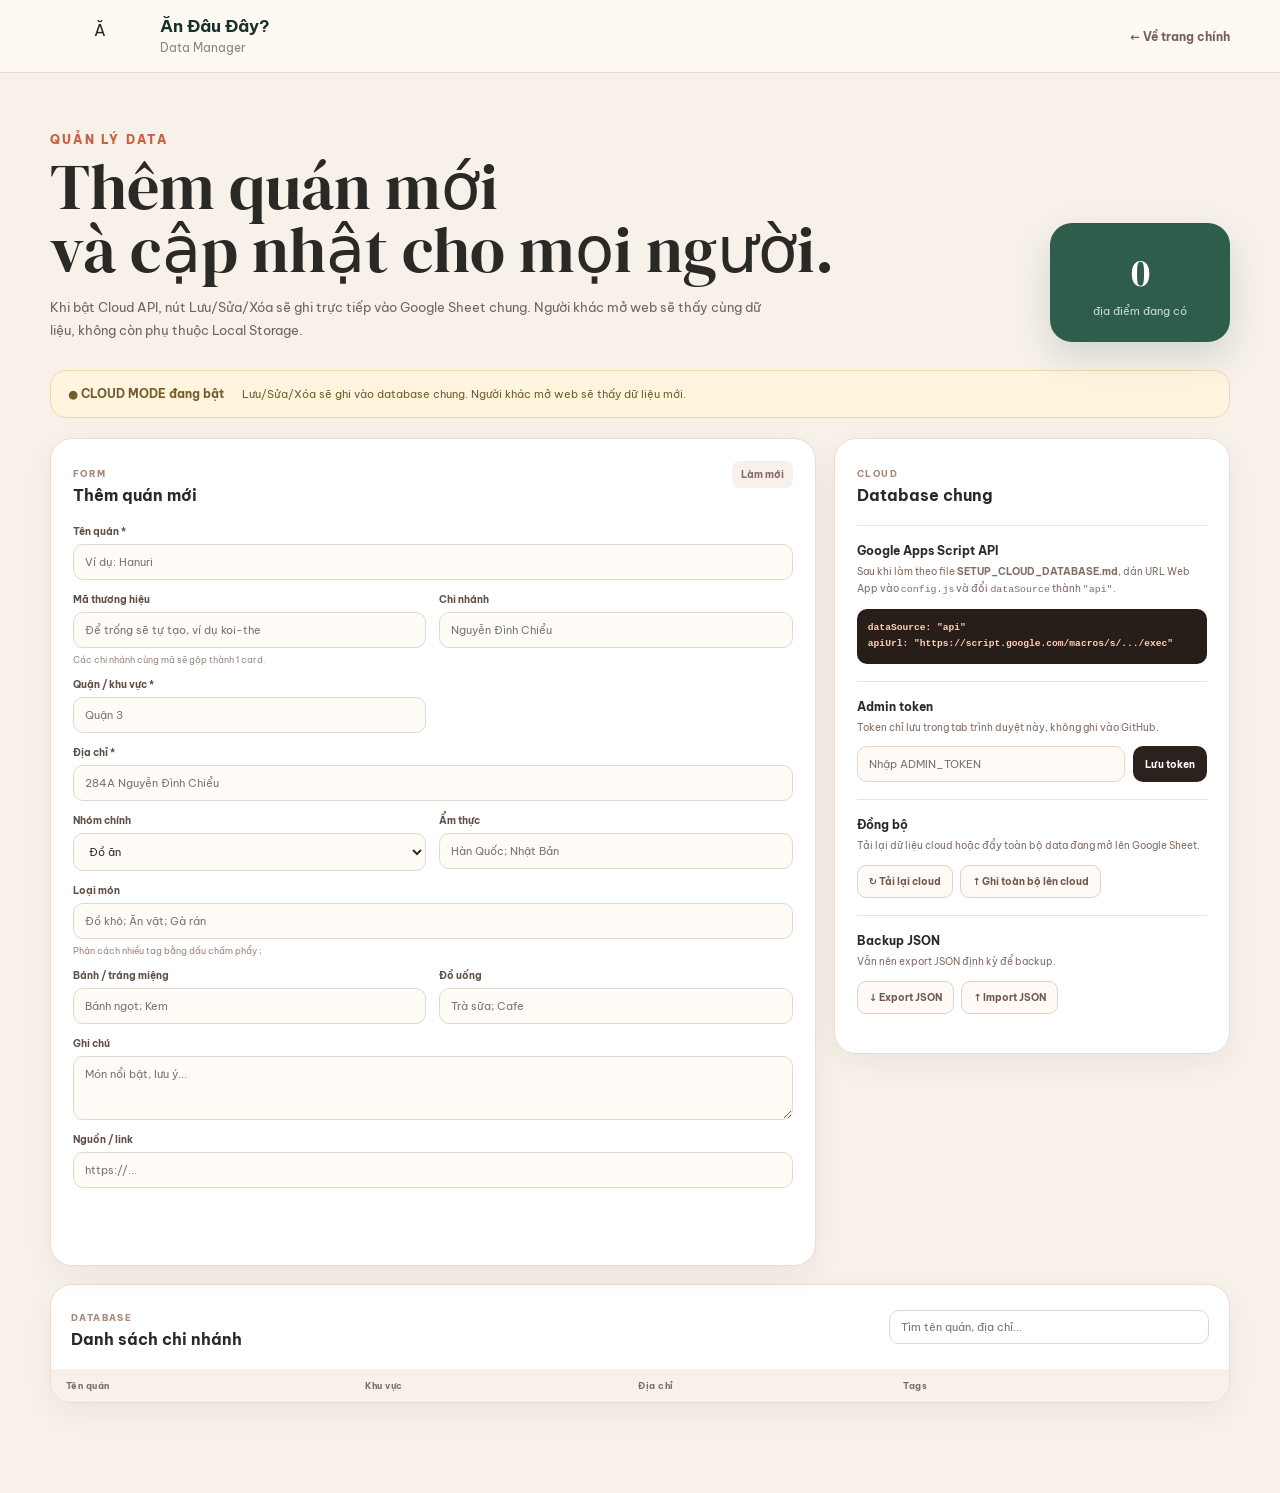
<file: admin.html>
<!DOCTYPE html>
<html lang="vi">
<head>
  <meta charset="UTF-8" />
  <meta name="viewport" content="width=device-width, initial-scale=1.0" />
  <meta name="theme-color" content="#ff6b35" />
  <title>Quản lý dữ liệu — Ăn Đâu Đây?</title>
  <link rel="preconnect" href="https://fonts.googleapis.com" />
  <link rel="preconnect" href="https://fonts.gstatic.com" crossorigin />
  <link href="https://fonts.googleapis.com/css2?family=Be+Vietnam+Pro:wght@400;500;600;700;800&family=DM+Serif+Display&display=swap" rel="stylesheet" />
  <link rel="stylesheet" href="./style.css" />
  <link rel="stylesheet" href="./admin.css" />
</head>
<body class="admin-body">
  <header class="admin-topbar">
    <div class="container admin-nav">
      <a class="brand" href="./index.html"><span class="brand-mark">Ă</span><span><strong>Ăn Đâu Đây?</strong><small>Data Manager</small></span></a>
      <a class="back-link" href="./index.html">← Về trang chính</a>
    </div>
  </header>

  <main class="container admin-main">
    <section class="admin-hero">
      <div>
        <span class="kicker">QUẢN LÝ DATA</span>
        <h1>Thêm quán mới<br><em>và cập nhật cho mọi người.</em></h1>
        <p>Khi bật Cloud API, nút Lưu/Sửa/Xóa sẽ ghi trực tiếp vào Google Sheet chung. Người khác mở web sẽ thấy cùng dữ liệu, không còn phụ thuộc Local Storage.</p>
      </div>
      <div class="admin-count"><strong id="adminCount">0</strong><span>địa điểm đang có</span></div>
    </section>

    <div class="admin-notice" id="cloudNotice">
      <b id="cloudStatus">Đang kiểm tra nguồn dữ liệu...</b>
      <span id="cloudDescription">Nếu chưa bật Cloud API, trang quản lý chỉ chạy ở chế độ local.</span>
    </div>

    <div class="admin-grid">
      <section class="admin-panel form-panel">
        <div class="panel-head"><div><span>FORM</span><h2 id="formTitle">Thêm quán mới</h2></div><button id="resetFormBtn" type="button">Làm mới</button></div>
        <form id="restaurantForm" class="restaurant-form">
          <input type="hidden" id="editId" />
          <div class="field full"><label>Tên quán *</label><input id="fName" required placeholder="Ví dụ: Hanuri" /></div>
          <div class="field"><label>Mã thương hiệu</label><input id="fBrandId" placeholder="Để trống sẽ tự tạo, ví dụ koi-the" /><small>Các chi nhánh cùng mã sẽ gộp thành 1 card.</small></div>
          <div class="field"><label>Chi nhánh</label><input id="fBranch" placeholder="Nguyễn Đình Chiểu" /></div>
          <div class="field"><label>Quận / khu vực *</label><input id="fDistrict" required list="districtList" placeholder="Quận 3" /><datalist id="districtList"></datalist></div>
          <div class="field full"><label>Địa chỉ *</label><input id="fAddress" required placeholder="284A Nguyễn Đình Chiểu" /></div>
          <div class="field"><label>Nhóm chính</label><select id="fMainGroup"><option>Đồ ăn</option><option>Đồ uống</option><option>Bánh & tráng miệng</option></select></div>
          <div class="field"><label>Ẩm thực</label><input id="fCuisine" placeholder="Hàn Quốc; Nhật Bản" /></div>
          <div class="field full"><label>Loại món</label><input id="fFoodTypes" placeholder="Đồ khô; Ăn vặt; Gà rán" /><small>Phân cách nhiều tag bằng dấu chấm phẩy ;</small></div>
          <div class="field"><label>Bánh / tráng miệng</label><input id="fDesserts" placeholder="Bánh ngọt; Kem" /></div>
          <div class="field"><label>Đồ uống</label><input id="fDrinks" placeholder="Trà sữa; Cafe" /></div>
          <div class="field full"><label>Ghi chú</label><textarea id="fNote" rows="3" placeholder="Món nổi bật, lưu ý..."></textarea></div>
          <div class="field full"><label>Nguồn / link</label><input id="fSource" type="url" placeholder="https://..." /></div>
          <div class="form-actions"><button class="save-btn" type="submit">＋ Lưu / cập nhật</button><button class="cancel-edit hidden" id="cancelEditBtn" type="button">Hủy sửa</button></div>
        </form>
      </section>

      <aside class="admin-panel tools-panel">
        <div class="panel-head"><div><span>CLOUD</span><h2>Database chung</h2></div></div>
        <div class="tool-block">
          <h3>Google Apps Script API</h3>
          <p>Sau khi làm theo file <b>SETUP_CLOUD_DATABASE.md</b>, dán URL Web App vào <code>config.js</code> và đổi <code>dataSource</code> thành <code>"api"</code>.</p>
          <div class="code-box">dataSource: "api"<br>apiUrl: "https://script.google.com/macros/s/.../exec"</div>
        </div>
        <div class="tool-block">
          <h3>Admin token</h3>
          <p>Token chỉ lưu trong tab trình duyệt này, không ghi vào GitHub.</p>
          <div class="token-row"><input id="adminToken" type="password" autocomplete="off" placeholder="Nhập ADMIN_TOKEN" /><button id="saveTokenBtn" type="button">Lưu token</button></div>
        </div>
        <div class="tool-block">
          <h3>Đồng bộ</h3>
          <p>Tải lại dữ liệu cloud hoặc đẩy toàn bộ data đang mở lên Google Sheet.</p>
          <div class="tool-actions"><button id="reloadCloudBtn" type="button">↻ Tải lại cloud</button><button id="syncAllBtn" type="button">↑ Ghi toàn bộ lên cloud</button></div>
        </div>
        <div class="tool-block">
          <h3>Backup JSON</h3>
          <p>Vẫn nên export JSON định kỳ để backup.</p>
          <div class="tool-actions"><button id="exportJsonBtn" type="button">↓ Export JSON</button><label class="file-btn">↑ Import JSON<input id="importJsonInput" type="file" accept="application/json,.json" hidden></label></div>
        </div>
      </aside>
    </div>

    <section class="admin-panel table-panel">
      <div class="panel-head table-head">
        <div><span>DATABASE</span><h2>Danh sách chi nhánh</h2></div>
        <input id="adminSearch" type="search" placeholder="Tìm tên quán, địa chỉ..." />
      </div>
      <div class="admin-table-wrap">
        <table class="admin-table">
          <thead><tr><th>Tên quán</th><th>Khu vực</th><th>Địa chỉ</th><th>Tags</th><th></th></tr></thead>
          <tbody id="adminTableBody"></tbody>
        </table>
      </div>
    </section>
  </main>

  <div id="adminToast" class="toast"></div>
  <script src="./config.js"></script>
  <script src="./admin.js"></script>
</body>
</html>
</file>
<file: style.css>
:root {
  --ink: #17312b;
  --ink-2: #23433b;
  --text: #2a2926;
  --muted: #736e66;
  --cream: #f2efe7;
  --paper: #fffdf8;
  --paper-2: #f8f4ec;
  --line: #ddd7ca;
  --terracotta: #c95f3e;
  --terracotta-dark: #9f452d;
  --sage: #718d72;
  --gold: #c7a35d;
  --shadow: 0 22px 65px rgba(38, 49, 43, .11);
  --shadow-soft: 0 10px 30px rgba(38, 49, 43, .07);
  --radius-xl: 34px;
  --radius-lg: 24px;
  --radius-md: 16px;
}

* { box-sizing: border-box; }
html { scroll-behavior: smooth; }
body {
  margin: 0;
  font-family: "Be Vietnam Pro", system-ui, sans-serif;
  color: var(--text);
  background: var(--cream);
  min-height: 100vh;
}
body.modal-open { overflow: hidden; }
button, input, select, textarea { font: inherit; }
button, a { -webkit-tap-highlight-color: transparent; }
a { color: inherit; text-decoration: none; }
button { color: inherit; }
.container { width: min(1180px, calc(100% - 32px)); margin: 0 auto; }
.hidden { display: none !important; }

/* Header */
.site-header {
  position: sticky;
  top: 0;
  z-index: 60;
  padding: 12px 0;
  background: rgba(242, 239, 231, .82);
  backdrop-filter: blur(18px);
}
.nav-wrap {
  height: 62px;
  display: flex;
  align-items: center;
  justify-content: space-between;
  gap: 22px;
  padding: 0 14px 0 10px;
  border: 1px solid rgba(214, 207, 194, .85);
  border-radius: 20px;
  background: rgba(255, 253, 248, .86);
  box-shadow: 0 8px 30px rgba(32, 53, 46, .06);
}
.brand { display: inline-flex; align-items: center; gap: 10px; min-width: max-content; }
.brand-mark {
  width: 100px;
  height: 100px;
  border-radius: 16px;
  overflow: hidden;
  display: grid;
  place-items: center;
  background: transparent;
  transform: translateY(-6px);
}


.brand-mark img {
  width: 80%;
  height: 80%;
  object-fit: contain;
}
.brand strong { display: block; color: var(--ink); font-size: .9rem; line-height: 1.15; }
.brand small { display: block; margin-top: 3px; color: #8b857d; font-size: .6rem; }
.nav-links { display: flex; align-items: center; gap: 25px; color: #5d5a54; font-size: .73rem; font-weight: 600; }
.nav-links a { transition: .18s ease; }
.nav-links a:hover { color: var(--terracotta); }
.admin-link { color: #58735e !important; }
.nav-chat-btn {
  display: inline-flex;
  align-items: center;
  gap: 7px;
  border: 0;
  border-radius: 999px;
  padding: 10px 15px;
  cursor: pointer;
  color: #fffdf8;
  background: var(--ink);
  font-size: .68rem;
  font-weight: 700;
}
.nav-chat-btn span { color: #e8c27b; }

/* Hero */
.hero { padding: 18px 0 68px; }
.hero-shell {
  position: relative;
  min-height: 610px;
  display: grid;
  grid-template-columns: 1.08fr .92fr;
  gap: 56px;
  align-items: center;
  padding: 68px 62px;
  border-radius: 44px;
  overflow: hidden;
  color: #f9f3e8;
  background:
    radial-gradient(circle at 84% 18%, rgba(232, 188, 116, .18), transparent 29%),
    radial-gradient(circle at 12% 110%, rgba(201, 95, 62, .18), transparent 33%),
    var(--ink);
  box-shadow: 0 30px 90px rgba(28, 52, 44, .2);
}
.hero-shell::after {
  content: "";
  position: absolute;
  width: 320px;
  height: 320px;
  right: -110px;
  top: -110px;
  border: 1px solid rgba(255,255,255,.09);
  border-radius: 50%;
  box-shadow: 0 0 0 45px rgba(255,255,255,.025), 0 0 0 90px rgba(255,255,255,.02);
}
.hero-copy { position: relative; z-index: 2; }
.eyebrow { color: #d7c8a9; font-size: .63rem; font-weight: 700; letter-spacing: .22em; }
.hero h1 {
  margin: 18px 0 20px;
  font-family: "Be Vietnam Pro", sans-serif;
  font-size: clamp(4rem, 7.2vw, 7rem);
  line-height: .86;
  font-weight: 400;
  letter-spacing: -.04em;
}
.hero h1 em { color: #e48563; font-style: normal; }
.hero-lead { max-width: 610px; margin: 0; color: #cfc8bb; font-size: .9rem; line-height: 1.8; }
.hero-lead strong { color: #fff8ed; }
#dataStatus { margin: 13px 0 0; padding: 9px 11px; border-radius: 11px; color: #e9d1a2; background: rgba(255,255,255,.07); font-size: .66rem; }
.hero-search-wrap { margin-top: 28px; }
.hero-search {
  max-width: 660px;
  height: 64px;
  display: grid;
  grid-template-columns: 42px 1fr auto;
  align-items: center;
  padding: 6px 7px 6px 13px;
  border-radius: 18px;
  background: #fffdf8;
  box-shadow: 0 18px 45px rgba(0,0,0,.16);
}
.search-symbol { color: #8b8174; font-size: 1.65rem; transform: rotate(-14deg); }
.hero-search input { min-width: 0; border: 0; outline: 0; color: var(--text); background: transparent; font-size: .78rem; }
.hero-search button { border: 0; border-radius: 13px; padding: 14px 18px; cursor: pointer; color: #fff; background: var(--terracotta); font-size: .7rem; font-weight: 800; }
.quick-searches { display: flex; flex-wrap: wrap; gap: 7px; margin-top: 10px; }
.quick-searches button { border: 1px solid rgba(255,255,255,.18); border-radius: 999px; padding: 7px 10px; cursor: pointer; color: #ded7c9; background: rgba(255,255,255,.04); font-size: .59rem; }
.quick-searches button:hover { border-color: rgba(255,255,255,.38); color: #fff; }
.hero-actions { display: flex; gap: 9px; margin-top: 17px; }
.primary-action, .secondary-action { border-radius: 12px; padding: 10px 13px; cursor: pointer; font-size: .64rem; font-weight: 700; }
.primary-action { border: 1px solid #d57a5e; color: #ffece4; background: rgba(201,95,62,.22); }
.secondary-action { border: 1px solid rgba(255,255,255,.18); color: #f7efe2; background: rgba(255,255,255,.05); }

.hero-board {
  position: relative;
  z-index: 2;
  min-height: 470px;
  padding: 28px;
  border: 1px solid rgba(255,255,255,.13);
  border-radius: 32px;
  background: rgba(255,255,255,.055);
  backdrop-filter: blur(14px);
  overflow: hidden;
}
.board-topline { display: flex; justify-content: space-between; gap: 12px; color: #aebeb6; font-size: .53rem; letter-spacing: .13em; }
.board-main-card {
  position: relative;
  z-index: 2;
  margin-top: 28px;
  min-height: 230px;
  display: grid;
  grid-template-columns: 58px 1fr;
  gap: 18px;
  align-items: end;
  padding: 26px;
  border-radius: 26px;
  color: var(--text);
  background: #f7f1e5;
  box-shadow: 0 24px 55px rgba(0,0,0,.16);
}
.board-number { align-self: start; width: 48px; height: 48px; display: grid; place-items: center; border-radius: 50%; border: 1px solid #cdbda3; color: var(--terracotta-dark); font-family: "Be Vietnam Pro", sans-serif; font-size: 1.1rem; }
.board-main-card small { color: #8f877b; font-size: .58rem; text-transform: uppercase; letter-spacing: .12em; }
.board-main-card strong { display: block; margin-top: 8px; color: var(--ink); font-family: "Be Vietnam Pro", sans-serif; font-size: 1.75rem; font-weight: 400; line-height: 1.08; }
.board-main-card p { margin: 10px 0 0; color: #766f66; font-size: .68rem; line-height: 1.65; }
.board-row { position: relative; z-index: 2; display: grid; grid-template-columns: 1fr 1fr; gap: 10px; margin-top: 10px; }
.mini-pick { min-height: 88px; padding: 14px 15px; border-radius: 18px; border: 1px solid rgba(255,255,255,.13); background: rgba(255,255,255,.07); }
.mini-pick span { display: block; color: #d9c8a7; font-size: .53rem; }
.mini-pick b { display: block; margin-top: 9px; color: #fff8ed; font-size: .73rem; }
.mini-pick small { display: block; margin-top: 2px; color: #aebdb5; font-size: .56rem; }
.board-stats { position: relative; z-index: 2; display: grid; grid-template-columns: repeat(3,1fr); gap: 8px; margin-top: 18px; padding-top: 18px; border-top: 1px solid rgba(255,255,255,.11); }
.board-stats div { display: flex; flex-direction: column; }
.board-stats strong { color: #f9f2e7; font-family: "Be Vietnam Pro", sans-serif; font-size: 1.35rem; font-weight: 400; }
.board-stats span { margin-top: 2px; color: #98aaa1; font-size: .52rem; }
.board-circle { position: absolute; border-radius: 50%; pointer-events: none; }
.circle-a { width: 220px; height: 220px; right: -110px; bottom: 70px; border: 34px solid rgba(201,95,62,.12); }
.circle-b { width: 120px; height: 120px; left: -65px; top: 110px; border: 20px solid rgba(200,166,99,.1); }

/* Section headings */
.section-heading { display: flex; justify-content: space-between; gap: 28px; align-items: end; margin-bottom: 30px; }
.section-heading.center { justify-content: center; text-align: center; }
.section-heading h2 { margin: 6px 0 0; color: var(--ink); font-family: "Be Vietnam Pro", sans-serif; font-size: clamp(2.2rem,4vw,3.35rem); font-weight: 400; letter-spacing: -.025em; }
.section-heading > p { max-width: 475px; margin: 0 0 5px; color: var(--muted); font-size: .74rem; line-height: 1.75; }
.kicker { color: var(--terracotta); font-size: .58rem; font-weight: 800; letter-spacing: .18em; }
.kicker.light { color: #e3c99b; }
.compact-heading { margin-bottom: 20px; }

/* Moods */
.mood-section { padding: 78px 0 72px; background: var(--cream); }
.mood-grid { display: grid; grid-template-columns: repeat(6,1fr); gap: 10px; }
.mood-card {
  position: relative;
  min-height: 146px;
  display: flex;
  flex-direction: column;
  justify-content: flex-end;
  align-items: flex-start;
  padding: 17px;
  border: 1px solid var(--line);
  border-radius: 20px;
  cursor: pointer;
  text-align: left;
  background: var(--paper);
  transition: transform .18s ease, box-shadow .18s ease, border-color .18s ease;
}
.mood-card:hover { transform: translateY(-3px); box-shadow: var(--shadow-soft); border-color: #cfc6b5; }
.mood-index { position: absolute; top: 14px; right: 14px; color: #989084; font-family: "Be Vietnam Pro", sans-serif; font-size: 1rem; }
.mood-card b { color: var(--ink); font-size: .72rem; }
.mood-card small { margin-top: 4px; color: #7d766e; font-size: .54rem; line-height: 1.45; }
.mood-1 { background: #f1e3dc; }
.mood-2 { background: #e0e8df; }
.mood-3 { background: #ece5d5; }
.mood-4 { background: #e4e2e8; }
.mood-5 { background: #dde8e7; }
.mood-6 { background: #eaded9; }

/* Discover */
.discover-section { padding: 88px 0 100px; background: var(--paper); }
.discover-layout { display: grid; grid-template-columns: 300px 1fr; gap: 30px; align-items: start; }
.filter-card {
  position: sticky;
  top: 92px;
  max-height: calc(100vh - 112px);
  overflow-y: auto;
  padding: 20px;
  border: 1px solid #ddd7cb;
  border-radius: 22px;
  background: #f7f3eb;
  scrollbar-width: thin;
  scrollbar-color: #c8c0b4 transparent;
}
.filter-title-row { display: flex; justify-content: space-between; align-items: start; gap: 12px; margin-bottom: 15px; }
.filter-title-row h3 { margin: 4px 0 0; color: var(--ink); font-size: .92rem; }
.filter-caption, .result-label { color: #93897e; font-size: .55rem; font-weight: 800; letter-spacing: .15em; }
.clear-btn { border: 0; background: transparent; color: var(--terracotta); cursor: pointer; font-size: .61rem; font-weight: 800; }
.side-search { height: 44px; display: flex; align-items: center; gap: 8px; padding: 0 11px; margin-bottom: 11px; border: 1px solid #dcd4c7; border-radius: 12px; background: #fffdf8; }
.side-search span { color: #9a9287; transform: rotate(-14deg); }
.side-search input { width: 100%; border: 0; outline: 0; background: transparent; font-size: .68rem; }
.filter-group { border-top: 1px solid #ddd6ca; }
.filter-group-head { width: 100%; display: flex; justify-content: space-between; align-items: center; padding: 14px 0 10px; border: 0; cursor: pointer; background: transparent; text-align: left; color: #44443f; font-size: .68rem; font-weight: 800; }
.filter-group-head b { color: #9b9287; font-size: .9rem; font-weight: 500; }
.filter-options { display: grid; grid-template-columns: 1fr; gap: 8px; padding-bottom: 14px; }
.filter-options.compact { grid-template-columns: 1fr 1fr; }
.check-item { display: flex; align-items: center; gap: 7px; min-width: 0; color: #69655f; font-size: .62rem; cursor: pointer; }
.check-item input { position: absolute; opacity: 0; pointer-events: none; }
.fake-check { width: 16px; height: 16px; flex: 0 0 16px; display: grid; place-items: center; border: 1.4px solid #c6beb2; border-radius: 4px; background: #fffdf8; }
.fake-check::after { content: "✓"; color: white; font-size: .63rem; font-weight: 800; transform: scale(0); transition: .14s ease; }
.check-item input:checked + .fake-check { border-color: var(--ink); background: var(--ink); }
.check-item input:checked + .fake-check::after { transform: scale(1); }
.check-item span:last-child { overflow: hidden; text-overflow: ellipsis; white-space: nowrap; }

.results-toolbar { min-height: 56px; display: flex; align-items: center; justify-content: space-between; gap: 18px; }
.results-toolbar h3 { margin: 4px 0 0; font-size: .9rem; font-weight: 600; }
.results-toolbar h3 strong { margin-right: 4px; color: var(--terracotta); font-family: "Be Vietnam Pro", sans-serif; font-size: 1.65rem; font-weight: 400; }
.toolbar-actions { display: flex; align-items: center; gap: 8px; }
.toolbar-actions select { border: 1px solid #dcd5c9; border-radius: 10px; padding: 9px 29px 9px 11px; outline: 0; color: #5f5b55; background: #fffdf8; font-size: .66rem; }
.mobile-filter-btn { display: none; border: 1px solid #dcd5c9; border-radius: 10px; padding: 9px 11px; background: #fffdf8; font-size: .66rem; font-weight: 700; }
.active-filters { min-height: 1px; display: flex; flex-wrap: wrap; gap: 6px; margin: 8px 0 17px; }
.filter-chip { border: 1px solid #d9c7ba; border-radius: 999px; padding: 6px 9px; cursor: pointer; color: #8d4d36; background: #f6e8e0; font-size: .58rem; font-weight: 700; }
.restaurant-grid { display: grid; grid-template-columns: repeat(2,minmax(0,1fr)); gap: 15px; }

/* Brand cards - deliberately no food emojis */
.restaurant-card {
  overflow: hidden;
  border: 1px solid #ded8cd;
  border-radius: 22px;
  background: #fffdf8;
  box-shadow: 0 8px 24px rgba(41,54,48,.04);
  transition: transform .2s ease, box-shadow .2s ease, border-color .2s ease;
}
.restaurant-card:hover { transform: translateY(-3px); border-color: #cfc7ba; box-shadow: 0 18px 42px rgba(41,54,48,.09); }
.card-visual {
  position: relative;
  min-height: 116px;
  display: flex;
  align-items: flex-end;
  justify-content: space-between;
  padding: 18px;
  overflow: hidden;
  background: #e7e3d9;
}
.card-visual::before, .card-visual::after { content: ""; position: absolute; border-radius: 50%; }
.card-visual::before { width: 150px; height: 150px; right: -58px; top: -70px; border: 28px solid rgba(255,255,255,.28); }
.card-visual::after { width: 70px; height: 70px; left: -28px; bottom: -34px; background: rgba(255,255,255,.22); }
.card-visual.green { background: #dce5dc; }
.card-visual.terracotta { background: #eddcd4; }
.card-visual.gold { background: #ebe2ce; }
.card-visual.blue { background: #dce7e6; }
.card-visual.lilac { background: #e4e1e8; }
.brand-monogram {
  position: relative;
  z-index: 2;
  width: 58px;
  height: 58px;
  display: grid;
  place-items: center;
  border: 1px solid rgba(31,53,45,.16);
  border-radius: 18px;
  color: var(--ink);
  background: rgba(255,253,248,.72);
  backdrop-filter: blur(7px);
  font-family: "Be Vietnam Pro", sans-serif;
  font-size: 1.6rem;
}
.card-visual-meta { position: relative; z-index: 2; display: flex; flex-direction: column; align-items: flex-end; gap: 3px; }
.card-visual-meta span:first-child { color: var(--ink); font-size: .62rem; font-weight: 800; }
.card-visual-meta span:last-child { color: #6f706a; font-size: .54rem; }
.card-body { padding: 18px; }
.card-top { display: flex; justify-content: space-between; align-items: flex-start; gap: 12px; }
.card-title-wrap { min-width: 0; }
.card-eyebrow { display: flex; flex-wrap: wrap; gap: 5px; margin-bottom: 8px; }
.district-tag, .main-tag { padding: 4px 7px; border-radius: 999px; font-size: .53rem; font-weight: 800; }
.district-tag { color: #436655; background: #e5eee7; }
.main-tag { color: #87503a; background: #f3e5dd; }
.restaurant-card h4 { margin: 0; color: var(--ink); font-size: .95rem; line-height: 1.42; }
.branch-name { margin: 4px 0 0; color: #958c82; font-size: .6rem; }
.favorite-btn { width: 34px; height: 34px; flex: 0 0 34px; display: grid; place-items: center; border: 1px solid #ddd6ca; border-radius: 50%; cursor: pointer; background: #fffdf8; font-size: .95rem; }
.favorite-btn.active { border-color: #dfad9b; color: var(--terracotta); background: #f8e9e3; }
.branch-summary, .card-address { margin: 13px 0 11px; color: #6f6a63; font-size: .64rem; line-height: 1.55; }
.card-address { display: flex; gap: 7px; align-items: flex-start; }
.card-address span { color: var(--terracotta); }
.card-tags { display: flex; flex-wrap: wrap; gap: 5px; margin-bottom: 15px; }
.card-tags span { padding: 5px 7px; border-radius: 7px; color: #6d6861; background: #f1eee8; font-size: .53rem; }
.card-note { margin: -4px 0 14px; color: #8a837a; font-size: .57rem; line-height: 1.55; display: -webkit-box; -webkit-line-clamp: 2; -webkit-box-orient: vertical; overflow: hidden; }
.card-footer { display: flex; justify-content: space-between; align-items: center; gap: 8px; }
.map-link, .branch-open-btn { border: 0; border-radius: 9px; padding: 9px 11px; cursor: pointer; color: #fffdf8; background: var(--ink); font-size: .58rem; font-weight: 700; }
.map-link:hover, .branch-open-btn:hover { background: var(--terracotta); }
.status-dot { display: inline-flex; align-items: center; gap: 5px; color: #8b837a; font-size: .51rem; }
.status-dot i { width: 5px; height: 5px; border-radius: 50%; background: var(--sage); }
.empty-state { margin-top: 10px; padding: 60px 20px; border: 1px dashed #d2cabc; border-radius: 20px; text-align: center; background: #faf7f1; }
.empty-mark { color: var(--terracotta); font-family: "Be Vietnam Pro", sans-serif; font-size: 2.2rem; }
.empty-state h3 { margin: 7px 0 5px; }
.empty-state p { color: #827b72; font-size: .7rem; }
.empty-state button { border: 0; border-radius: 9px; padding: 9px 12px; cursor: pointer; color: #fff; background: var(--ink); font-size: .65rem; font-weight: 700; }
.load-more-wrap { display: flex; justify-content: center; margin-top: 22px; }
.load-more { border: 1px solid #d6cec0; border-radius: 999px; padding: 10px 20px; cursor: pointer; color: #5f5952; background: #fffdf8; font-size: .66rem; font-weight: 700; }

/* Favorites */
.favorite-section { padding: 0 0 92px; background: var(--paper); }
.favorite-banner { min-height: 260px; display: flex; align-items: center; justify-content: space-between; gap: 32px; padding: 45px 48px; border-radius: 30px; color: #f8f0e3; background: var(--terracotta-dark); box-shadow: 0 25px 65px rgba(112,52,35,.16); }
.favorite-banner > div { max-width: 720px; }
.favorite-banner h2 { margin: 7px 0 10px; font-family: "Be Vietnam Pro", sans-serif; font-size: 2.55rem; font-weight: 400; line-height: 1.05; }
.favorite-banner p { margin: 0; color: #efd7ca; font-size: .75rem; line-height: 1.7; }
.favorite-banner button { border: 1px solid rgba(255,255,255,.3); border-radius: 12px; padding: 11px 14px; cursor: pointer; color: #fff; background: rgba(255,255,255,.08); font-size: .66rem; font-weight: 700; }

/* How */
.how-section { padding: 86px 0 105px; background: var(--cream); }
.how-grid { display: grid; grid-template-columns: repeat(3,1fr); gap: 14px; }
.how-grid article { min-height: 200px; padding: 24px; border: 1px solid #dcd5c9; border-radius: 20px; background: #f8f4ec; }
.how-grid article > span { display: block; margin-bottom: 50px; color: var(--terracotta); font-family: "Be Vietnam Pro", sans-serif; font-size: 1.35rem; }
.how-grid h3 { margin: 0 0 7px; color: var(--ink); font-size: .83rem; }
.how-grid p { margin: 0; color: #78726a; font-size: .64rem; line-height: 1.7; }

/* Footer */
.footer { padding: 38px 0; color: #d8d0c3; background: #132923; }
.footer-grid { display: grid; grid-template-columns: 1fr 1.3fr auto; gap: 34px; align-items: center; }
.footer-brand .brand-mark { color: var(--ink); background: #e9dcc5; }
.footer-brand strong { color: #fff8ed; }
.footer-brand small { color: #9eaaa4; }
.footer p { margin: 0; color: #aab4af; font-size: .61rem; line-height: 1.65; }
.footer a { color: #e4c7b4; font-size: .64rem; font-weight: 700; }

/* Chat */
.chat-fab { position: fixed; right: 22px; bottom: 22px; z-index: 75; display: flex; align-items: center; gap: 8px; border: 0; border-radius: 999px; padding: 11px 14px 11px 11px; cursor: pointer; color: #fff; background: var(--ink); box-shadow: 0 16px 42px rgba(23,49,43,.25); font-size: .65rem; }
.chat-fab span { width: 28px; height: 28px; display: grid; place-items: center; border-radius: 50%; color: #e6c27e; background: rgba(255,255,255,.08); }
.chat-widget { position: fixed; right: 22px; bottom: 22px; z-index: 80; width: min(400px,calc(100vw - 28px)); height: min(640px,calc(100vh - 38px)); display: flex; flex-direction: column; overflow: hidden; border: 1px solid #d8d0c3; border-radius: 24px; background: #fffdf8; box-shadow: 0 28px 90px rgba(36,46,41,.25); transform: translateY(20px) scale(.97); opacity: 0; pointer-events: none; transition: .2s ease; }
.chat-widget.open { transform: translateY(0) scale(1); opacity: 1; pointer-events: auto; }
.chat-header { display: grid; grid-template-columns: 42px 1fr auto; align-items: center; gap: 10px; padding: 15px; color: #fff; background: var(--ink); }
.bot-avatar {
  width: 46px;
  height: 46px;
  border-radius: 14px;
  overflow: hidden;
  flex: 0 0 46px;
  background: transparent;
}

.bot-avatar img {
  width: 120%;
  height: 120%;
  object-fit: cover;
}
.chat-header strong { display: block; font-size: .78rem; }
.chat-header small { display: flex; align-items: center; gap: 5px; margin-top: 3px; color: #a8b6af; font-size: .58rem; }
.chat-header small i { width: 6px; height: 6px; border-radius: 50%; background: #70b48a; }
.chat-header button { border: 0; cursor: pointer; color: #b9c3be; background: transparent; font-size: 1.4rem; }
.chat-messages { flex: 1; overflow-y: auto; display: flex; flex-direction: column; gap: 10px; padding: 16px; background: #f7f3eb; }
.message { max-width: 84%; padding: 10px 12px; border-radius: 14px; font-size: .67rem; line-height: 1.6; }
.message.bot { align-self: flex-start; border: 1px solid #ddd5c9; border-bottom-left-radius: 5px; color: #514d47; background: #fffdf8; }
.message.user { align-self: flex-end; border-bottom-right-radius: 5px; color: #fff; background: var(--terracotta); }
.bot-results { display: grid; gap: 7px; margin-top: 8px; }
.bot-result { padding: 9px; border: 1px solid #ded6c9; border-radius: 10px; background: #f8f4ec; }
.bot-result b { display: block; color: var(--ink); font-size: .64rem; }
.bot-result span { display: block; margin-top: 2px; color: #7c756d; font-size: .55rem; }
.bot-result a, .bot-result button { display: inline-block; margin-top: 5px; border: 0; padding: 0; cursor: pointer; color: var(--terracotta); background: transparent; font-size: .57rem; font-weight: 800; }
.chat-suggestions { display: flex; gap: 6px; overflow-x: auto; padding: 8px 12px 5px; background: #fffdf8; scrollbar-width: none; }
.chat-suggestions::-webkit-scrollbar { display: none; }
.chat-suggestions button { flex: 0 0 auto; border: 1px solid #ddd5c9; border-radius: 999px; padding: 7px 9px; cursor: pointer; color: #676159; background: #fffdf8; font-size: .55rem; }
.chat-form { display: grid; grid-template-columns: 1fr 42px; gap: 8px; padding: 10px 12px 12px; border-top: 1px solid #ded6ca; background: #fffdf8; }
.chat-form input { min-width: 0; border: 1px solid #ddd5c9; border-radius: 11px; outline: 0; padding: 10px 11px; color: #4f4c46; background: #f8f4ec; font-size: .67rem; }
.chat-form input:focus { border-color: #b9a99a; box-shadow: 0 0 0 3px rgba(23,49,43,.06); }
.chat-form button { border: 0; border-radius: 11px; cursor: pointer; color: #fff; background: var(--ink); font-size: 1rem; }

/* Modal */
.branch-modal { position: fixed; inset: 0; z-index: 120; display: grid; place-items: center; padding: 18px; background: rgba(19,35,30,.55); backdrop-filter: blur(8px); opacity: 0; pointer-events: none; transition: .18s ease; }
.branch-modal.open { opacity: 1; pointer-events: auto; }
.branch-modal-card { width: min(720px,100%); max-height: min(760px,calc(100vh - 36px)); display: flex; flex-direction: column; overflow: hidden; border: 1px solid #d9d2c6; border-radius: 26px; background: #fffdf8; box-shadow: 0 30px 90px rgba(23,39,33,.3); transform: translateY(14px) scale(.985); transition: .18s ease; }
.branch-modal.open .branch-modal-card { transform: translateY(0) scale(1); }
.branch-modal-head { display: flex; align-items: flex-start; justify-content: space-between; gap: 20px; padding: 23px 25px 18px; color: #fff8ed; background: var(--ink); }
.branch-modal-head span { display: block; margin-bottom: 5px; color: #d8b98b; font-size: .55rem; font-weight: 800; letter-spacing: .13em; }
.branch-modal-head h2 { margin: 0; font-family: "Be Vietnam Pro", sans-serif; font-size: 1.65rem; font-weight: 400; }
.branch-modal-head p { margin: 5px 0 0; color: #a8b5af; font-size: .66rem; }
.branch-modal-head button { width: 36px; height: 36px; border: 1px solid rgba(255,255,255,.16); border-radius: 50%; cursor: pointer; color: #fff; background: rgba(255,255,255,.06); font-size: 1.35rem; }
.branch-modal-list { display: grid; gap: 10px; overflow-y: auto; padding: 17px; }
.branch-item { display: grid; grid-template-columns: 1fr auto; gap: 16px; align-items: center; padding: 14px 15px; border: 1px solid #ded7cc; border-radius: 15px; background: #fffdf8; }
.branch-item-head { display: flex; flex-wrap: wrap; align-items: center; gap: 7px; }
.branch-item-head strong { color: var(--ink); font-size: .75rem; }
.branch-item-head span { padding: 4px 7px; border-radius: 999px; color: #476654; background: #e4ede6; font-size: .52rem; font-weight: 700; }
.branch-item p { margin: 6px 0 8px; color: #756f67; font-size: .63rem; line-height: 1.45; }
.branch-item-tags { display: flex; flex-wrap: wrap; gap: 5px; }
.branch-item-tags em { padding: 4px 7px; border-radius: 7px; color: #7b756d; background: #f1eee8; font-size: .5rem; font-style: normal; }
.branch-item > a { white-space: nowrap; border-radius: 9px; padding: 9px 10px; color: #fff; background: var(--terracotta); font-size: .58rem; font-weight: 800; }
.toast { position: fixed; left: 50%; bottom: 28px; z-index: 130; padding: 9px 14px; border-radius: 999px; color: #fff; background: #142b25; box-shadow: 0 12px 30px rgba(0,0,0,.18); font-size: .63rem; transform: translate(-50%,20px); opacity: 0; pointer-events: none; transition: .2s ease; }
.toast.show { opacity: 1; transform: translate(-50%,0); }
.filter-backdrop { display: none; }

@media (max-width: 1080px) {
  .nav-links { display: none; }
  .hero-shell { grid-template-columns: 1fr .78fr; gap: 34px; padding: 56px 42px; }
  .mood-grid { grid-template-columns: repeat(3,1fr); }
  .restaurant-grid { grid-template-columns: 1fr; }
}

@media (max-width: 820px) {
  .site-header { padding: 8px 0; }
  .nav-wrap { height: 58px; }
  .hero { padding-top: 8px; }
  .hero-shell { grid-template-columns: 1fr; min-height: auto; padding: 48px 32px; border-radius: 30px; }
  .hero-copy { text-align: center; }
  .hero-lead { margin-left: auto; margin-right: auto; }
  .hero-search { margin-left: auto; margin-right: auto; }
  .quick-searches, .hero-actions { justify-content: center; }
  .hero-board { display: none; }
  .section-heading { display: block; text-align: center; }
  .section-heading > p { margin: 12px auto 0; }
  .discover-layout { display: block; }
  .filter-card { position: fixed; z-index: 90; left: 10px; bottom: 10px; top: 76px; width: min(340px,calc(100vw - 20px)); max-height: none; transform: translateX(-110%); transition: .22s ease; box-shadow: 0 25px 70px rgba(23,40,34,.28); }
  .filter-card.open { transform: translateX(0); }
  .filter-backdrop { position: fixed; inset: 0; z-index: 85; background: rgba(23,40,34,.42); backdrop-filter: blur(4px); }
  .filter-backdrop.show { display: block; }
  .mobile-filter-btn { display: inline-flex; }
  .restaurant-grid { grid-template-columns: repeat(2,minmax(0,1fr)); }
  .favorite-banner { padding: 38px 30px; }
  .how-grid { grid-template-columns: 1fr; }
  .footer-grid { grid-template-columns: 1fr; text-align: center; }
  .footer-brand { justify-content: center; }
}

@media (max-width: 590px) {
  .container { width: min(100% - 20px,1180px); }
  .brand small { display: none; }
  .nav-chat-btn { font-size: .62rem; padding: 9px 11px; }
  .hero-shell { padding: 40px 20px; border-radius: 24px; }
  .hero h1 { font-size: 3.8rem; }
  .hero-lead { font-size: .78rem; }
  .hero-search { height: auto; grid-template-columns: 32px 1fr; padding: 8px 9px; }
  .hero-search button { grid-column: 1/-1; width: 100%; margin-top: 4px; }
  .quick-searches { justify-content: center; }
  .mood-section { padding-top: 58px; }
  .mood-grid { grid-template-columns: repeat(2,1fr); }
  .mood-card { min-height: 125px; }
  .discover-section { padding-top: 68px; }
  .section-heading h2 { font-size: 2.3rem; }
  .restaurant-grid { grid-template-columns: 1fr; }
  .results-toolbar { align-items: flex-end; }
  .toolbar-actions { flex-direction: column; align-items: stretch; }
  .toolbar-actions select { max-width: 150px; }
  .favorite-banner { display: block; text-align: center; padding: 34px 22px; }
  .favorite-banner h2 { font-size: 2.15rem; }
  .favorite-banner button { margin-top: 20px; }
  .chat-fab { right: 12px; bottom: 12px; }
  .chat-fab b { display: none; }
  .chat-widget { right: 7px; bottom: 7px; width: calc(100vw - 14px); height: min(640px,calc(100vh - 14px)); }
  .branch-modal { padding: 8px; }
  .branch-modal-card { max-height: calc(100vh - 16px); border-radius: 21px; }
  .branch-item { grid-template-columns: 1fr; }
  .branch-item > a { justify-self: start; }
}

/* === V7: richer imagery + larger typography === */
body { font-size: 16px; }
.brand strong { font-size: 1.08rem; }
.brand small { font-size: .74rem; }
.nav-links { font-size: .96rem; }
.nav-chat-btn { font-size: .92rem; padding: 12px 18px; }
.eyebrow { font-size: .84rem; }
.hero-lead { font-size: 1.12rem; line-height: 1.8; }
.hero-search { height: 76px; border-radius: 22px; }
.hero-search input { font-size: 1rem; }
.hero-search button { padding: 16px 22px; font-size: .92rem; }
.quick-searches { gap: 10px; margin-top: 14px; }
.quick-searches button { padding: 9px 13px; font-size: .84rem; }
.primary-action, .secondary-action { padding: 12px 16px; font-size: .9rem; }
.board-topline { font-size: .7rem; }
.board-main-card small { font-size: .72rem; }
.board-main-card strong { font-size: 2.05rem; }
.board-main-card p { font-size: .92rem; }
.mini-pick b { font-size: .98rem; }
.mini-pick small { font-size: .76rem; }
.board-stats strong { font-size: 1.7rem; }
.board-stats span { font-size: .72rem; }
.section-heading > p { font-size: 1rem; max-width: 560px; }
.kicker { font-size: .78rem; }
.mood-grid { gap: 14px; }
.mood-card { min-height: 172px; overflow: hidden; isolation: isolate; }
.mood-card::before {
  content: "";
  position: absolute;
  inset: 0;
  background-size: cover;
  background-position: center;
  opacity: .22;
  mix-blend-mode: multiply;
}
.mood-card > * { position: relative; z-index: 1; }
.mood-card b { font-size: 1.08rem; }
.mood-card small { font-size: .82rem; line-height: 1.55; }
.mood-1::before { background-image: url('https://images.pexels.com/photos/1860202/pexels-photo-1860202.jpeg?auto=compress&cs=tinysrgb&w=1200'); }
.mood-2::before { background-image: url('https://images.pexels.com/photos/5785545/pexels-photo-5785545.jpeg?auto=compress&cs=tinysrgb&w=1200'); }
.mood-3::before { background-image: url('https://images.pexels.com/photos/2347304/pexels-photo-2347304.jpeg?auto=compress&cs=tinysrgb&w=1200'); }
.mood-4::before { background-image: url('https://images.pexels.com/photos/4153908/pexels-photo-4153908.jpeg?auto=compress&cs=tinysrgb&w=1200'); }
.mood-5::before { background-image: url('https://images.pexels.com/photos/35137082/pexels-photo-35137082.jpeg?auto=compress&cs=tinysrgb&w=1200'); }
.mood-6::before { background-image: url('https://images.pexels.com/photos/28977930/pexels-photo-28977930.jpeg?auto=compress&cs=tinysrgb&w=1200'); }
.filter-title-row h3 { font-size: 1.18rem; }
.filter-caption, .result-label { font-size: .7rem; }
.side-search input, .filter-group-head, .toolbar-actions select, .mobile-filter-btn { font-size: .92rem; }
.check-item { font-size: .9rem; gap: 10px; }
.filter-chip { padding: 8px 12px; font-size: .82rem; }
.results-toolbar h3 { margin: 4px 0 0; font-size: 1.85rem; color: var(--ink); }
.restaurant-grid { gap: 22px; }
.restaurant-card { border-radius: 26px; box-shadow: 0 14px 40px rgba(41,54,48,.07); }
.restaurant-card:hover { box-shadow: 0 24px 56px rgba(41,54,48,.12); }
.card-visual {
  min-height: 208px;
  padding: 18px 18px 20px;
  align-items: space-between;
  background: #dfe6df;
}
.card-cover-image {
  position: absolute;
  inset: 0;
  width: 100%;
  height: 100%;
  object-fit: cover;
  transform: scale(1.02);
}
.card-visual-scrim {
  position: absolute;
  inset: 0;
  background: linear-gradient(180deg, rgba(17,27,24,.08) 0%, rgba(17,27,24,.18) 44%, rgba(17,27,24,.62) 100%);
}
.card-visual::before { width: 180px; height: 180px; right: -68px; top: -76px; border: 26px solid rgba(255,255,255,.18); }
.card-visual::after { width: 86px; height: 86px; left: -34px; bottom: -36px; background: rgba(255,255,255,.12); }
.card-brand-badge {
  position: relative;
  z-index: 2;
  width: 58px;
  height: 58px;
  display: grid;
  place-items: center;
  border-radius: 18px;
  border: 1px solid rgba(255,255,255,.24);
  color: #fffaf0;
  background: rgba(16,37,31,.45);
  backdrop-filter: blur(8px);
  font-family: "Be Vietnam Pro", sans-serif;
  font-size: 1.45rem;
  box-shadow: 0 12px 28px rgba(0,0,0,.14);
}
.card-visual-meta { margin-left: auto; gap: 6px; align-items: flex-end; position: relative; z-index: 2; }
.card-visual-meta span:first-child {
  padding: 8px 12px;
  border-radius: 999px;
  color: #fffaf1;
  background: rgba(16,37,31,.42);
  backdrop-filter: blur(8px);
  font-size: .88rem;
  font-weight: 800;
}
.card-visual-meta span:last-child {
  padding: 7px 11px;
  border-radius: 999px;
  color: rgba(255,250,240,.88);
  background: rgba(255,255,255,.12);
  backdrop-filter: blur(8px);
  font-size: .76rem;
}
.card-body { padding: 20px 20px 22px; }
.card-top { gap: 16px; }
.card-eyebrow { gap: 7px; margin-bottom: 12px; }
.district-tag, .main-tag { padding: 6px 10px; font-size: .76rem; }
.restaurant-card h4 { font-size: 1.58rem; line-height: 1.22; }
.branch-name { margin-top: 6px; font-size: .95rem; }
.favorite-btn { width: 42px; height: 42px; flex: 0 0 42px; font-size: 1.1rem; }
.branch-summary, .card-address { margin: 15px 0 14px; font-size: .98rem; line-height: 1.62; }
.card-tags { gap: 8px; margin-bottom: 18px; }
.card-tags span { padding: 7px 10px; font-size: .8rem; }
.card-note { font-size: .9rem; line-height: 1.65; }
.map-link, .branch-open-btn { padding: 11px 14px; font-size: .86rem; }
.status-dot { font-size: .78rem; gap: 7px; }
.empty-state p, .favorite-banner p, .how-grid p { font-size: .95rem; }
.favorite-banner button, .empty-state button { font-size: .88rem; }
.how-grid h3 { font-size: 1.1rem; }
.how-grid article > span { font-size: 1.6rem; }
.bot-result b { font-size: .88rem; }
.bot-result span { font-size: .8rem; }
.bot-result a, .bot-result button { font-size: .8rem; }
.branch-item-head strong { font-size: 1rem; }
.branch-item-head span, .branch-item-tags em, .branch-item > a { font-size: .8rem; }
.branch-item p { font-size: .9rem; }

@media (max-width: 1024px) {
  .nav-links { gap: 16px; font-size: .88rem; }
  .restaurant-card h4 { font-size: 1.34rem; }
  .card-visual { min-height: 190px; }
}

@media (max-width: 768px) {
  .hero-lead, .section-heading > p, .favorite-banner p, .how-grid p { font-size: .95rem; }
  .mood-grid { grid-template-columns: repeat(2, minmax(0, 1fr)); }
  .restaurant-grid { grid-template-columns: 1fr; }
  .card-visual { min-height: 220px; }
  .restaurant-card h4 { font-size: 1.28rem; }
}

@media (max-width: 540px) {
  .brand strong { font-size: .95rem; }
  .nav-chat-btn { font-size: .82rem; }
  .hero-search input, .hero-search button { font-size: .92rem; }
  .quick-searches button, .primary-action, .secondary-action { font-size: .82rem; }
  .card-visual { min-height: 196px; }
  .card-body { padding: 16px; }
  .restaurant-card h4 { font-size: 1.18rem; }
  .branch-summary, .card-address, .card-note { font-size: .88rem; }
  .map-link, .branch-open-btn { width: 100%; text-align: center; }
  .card-footer { flex-direction: column; align-items: stretch; }
  .status-dot { justify-content: center; }
}

/* === V8 hero showcase + mood refresh === */
.hero-shell { align-items: stretch; }
.hero-showcase {
  display: grid;
  grid-template-columns: 1.2fr .95fr;
  grid-template-rows: auto auto;
  gap: 18px;
  min-width: 0;
}
.showcase-feature {
  grid-row: span 2;
  position: relative;
  min-height: 520px;
  border-radius: 34px;
  overflow: hidden;
  border: 1px solid rgba(255,255,255,.08);
  background: rgba(255,255,255,.06);
  box-shadow: 0 24px 64px rgba(9, 22, 18, .18);
}
.showcase-feature > img,
.showcase-mini-card > img {
  position: absolute;
  inset: 0;
  width: 100%;
  height: 100%;
  object-fit: cover;
}
.showcase-scrim {
  position: absolute;
  inset: 0;
  background: linear-gradient(180deg, rgba(10,22,18,.14), rgba(10,22,18,.58) 60%, rgba(10,22,18,.82));
}
.showcase-copy {
  position: absolute;
  left: 24px;
  right: 24px;
  bottom: 24px;
  z-index: 2;
  display: grid;
  gap: 12px;
}
.showcase-kicker {
  display: inline-flex;
  width: fit-content;
  padding: 8px 12px;
  border-radius: 999px;
  background: rgba(255,248,238,.14);
  border: 1px solid rgba(255,255,255,.16);
  color: #f5e6d4;
  text-transform: uppercase;
  letter-spacing: .16em;
  font-size: .72rem;
}
.showcase-copy strong {
  font-family: "Be Vietnam Pro", sans-serif;
  font-size: 2.2rem;
  line-height: 1.05;
  font-weight: 400;
  color: #fff7ed;
}
.showcase-copy p {
  margin: 0;
  max-width: 42ch;
  font-size: 1rem;
  line-height: 1.7;
  color: rgba(255,245,236,.84);
}
.showcase-mini-grid {
  display: grid;
  grid-template-columns: 1fr;
  gap: 18px;
}
.showcase-mini-card {
  position: relative;
  min-height: 250px;
  border-radius: 26px;
  overflow: hidden;
  border: 1px solid rgba(255,255,255,.08);
  box-shadow: 0 20px 48px rgba(12,24,21,.12);
}
.showcase-mini-card::after {
  content: "";
  position: absolute;
  inset: 0;
  background: linear-gradient(180deg, rgba(12,24,21,.10), rgba(12,24,21,.66));
}
.showcase-mini-copy {
  position: absolute;
  left: 18px;
  right: 18px;
  bottom: 18px;
  z-index: 2;
  display: grid;
  gap: 6px;
}
.showcase-mini-copy span {
  color: #ffe7d1;
  text-transform: uppercase;
  letter-spacing: .14em;
  font-size: .7rem;
}
.showcase-mini-copy b {
  color: #fff8ef;
  font-size: 1.2rem;
  line-height: 1.2;
}
.showcase-mini-copy small {
  color: rgba(255,246,236,.82);
  font-size: .88rem;
  line-height: 1.55;
}
.showcase-brand-row {
  grid-column: 2;
  padding: 18px 18px 20px;
  border-radius: 24px;
  background: rgba(255,255,255,.08);
  border: 1px solid rgba(255,255,255,.09);
  box-shadow: inset 0 1px 0 rgba(255,255,255,.05);
}
.showcase-brand-label {
  display: block;
  margin-bottom: 12px;
  color: #cdd8d2;
  text-transform: uppercase;
  letter-spacing: .16em;
  font-size: .7rem;
}
.showcase-brand-chips {
  display: grid;
  grid-template-columns: repeat(3, minmax(0, 1fr));
  gap: 10px;
}
.showcase-brand-chip {
  display: flex;
  align-items: center;
  gap: 10px;
  min-width: 0;
  padding: 12px 12px;
  border-radius: 18px;
  background: rgba(255,255,255,.1);
  border: 1px solid rgba(255,255,255,.06);
}
.showcase-brand-chip img {
  width: 28px;
  height: 28px;
  object-fit: contain;
  border-radius: 8px;
  background: #fff;
  padding: 4px;
}
.showcase-brand-chip b {
  color: #fff8ee;
  font-size: .86rem;
  white-space: nowrap;
  overflow: hidden;
  text-overflow: ellipsis;
}

.mood-grid {
  grid-template-columns: repeat(3, minmax(0, 1fr));
  gap: 18px;
}
.mood-card {
  position: relative;
  min-height: 224px;
  justify-content: end;
  align-items: start;
  text-align: left;
  padding: 18px;
  border-radius: 28px;
  overflow: hidden;
  border: 1px solid #d9cfbf;
  box-shadow: 0 20px 48px rgba(36, 30, 24, .06);
}
.mood-card::after {
  content: "";
  position: absolute;
  inset: 0;
  background: linear-gradient(180deg, rgba(252,248,242,.16), rgba(252,248,242,.76) 55%, rgba(252,248,242,.96) 100%);
}
.mood-card > * { position: relative; z-index: 1; }
.mood-card .mood-tag {
  display: inline-flex;
  margin-bottom: auto;
  padding: 7px 11px;
  border-radius: 999px;
  background: rgba(255,252,246,.78);
  border: 1px solid rgba(31,44,40,.08);
  color: var(--terracotta-dark);
  font-size: .77rem;
  font-weight: 700;
}
.mood-card b { font-size: 1.42rem; }
.mood-card small { font-size: .92rem; color: #726b63; }
.mood-card .mood-index { display: none !important; }
.mood-1::before { background-image: url('https://images.pexels.com/photos/1860202/pexels-photo-1860202.jpeg?auto=compress&cs=tinysrgb&w=1200'); }
.mood-2::before { background-image: url('https://images.pexels.com/photos/5785545/pexels-photo-5785545.jpeg?auto=compress&cs=tinysrgb&w=1200'); }
.mood-3::before { background-image: url('https://images.pexels.com/photos/2347304/pexels-photo-2347304.jpeg?auto=compress&cs=tinysrgb&w=1200'); }
.mood-4::before { background-image: url('https://images.pexels.com/photos/2098085/pexels-photo-2098085.jpeg?auto=compress&cs=tinysrgb&w=1200'); }
.mood-5::before { background-image: url('https://images.pexels.com/photos/35137082/pexels-photo-35137082.jpeg?auto=compress&cs=tinysrgb&w=1200'); }
.mood-6::before { background-image: url('https://images.pexels.com/photos/28977930/pexels-photo-28977930.jpeg?auto=compress&cs=tinysrgb&w=1200'); }

.card-brand-badge.logo {
  width: 74px;
  height: 74px;
  padding: 12px;
  background: rgba(255,255,255,.94);
  border-color: rgba(255,255,255,.4);
}
.card-brand-badge.logo img {
  width: 100%;
  height: 100%;
  object-fit: contain;
}
.card-brand-badge.text {
  background: rgba(16,37,31,.58);
  color: #fffaf0;
}
.card-visual-meta {
  max-width: min(58%, 250px);
}
.card-visual-meta span:first-child,
.card-visual-meta span:last-child {
  text-align: right;
}

@media (max-width: 1200px) {
  .hero-showcase { grid-template-columns: 1fr; }
  .showcase-feature { min-height: 360px; grid-row: auto; }
  .showcase-brand-row { grid-column: auto; }
  .showcase-brand-chips { grid-template-columns: repeat(2, minmax(0, 1fr)); }
}

@media (max-width: 768px) {
  .hero-showcase { display: none; }
  .mood-grid { grid-template-columns: 1fr; }
  .mood-card { min-height: 190px; }
  .showcase-brand-chips { grid-template-columns: 1fr 1fr; }
}
/* ===== MOBILE FIX ===== */
@media (max-width: 590px) {
  .container {
    width: calc(100% - 20px);
  }

  /* HEADER */
  .site-header {
    padding: 8px 0;
  }

  .nav-wrap {
    height: auto;
    min-height: 64px;
    padding: 8px 10px;
    gap: 8px;
    border-radius: 18px;
  }

  .brand {
    gap: 8px;
    min-width: 0;
    flex: 1;
  }

  .brand-mark {
    width: 44px;
    height: 44px;
    flex: 0 0 44px;
  }

  .brand strong {
    font-size: 1rem;
    white-space: nowrap;
  }

  .brand small {
    display: none;
  }

  .nav-links {
    display: none;
  }

  .nav-chat-btn {
    flex: 0 0 auto;
    max-width: 148px;
    padding: 10px 12px;
    border-radius: 16px;
    font-size: .78rem;
    line-height: 1.25;
    text-align: center;
    justify-content: center;
  }

  /* HERO */
  .hero {
    padding: 8px 0 42px;
  }

  .hero-shell {
    min-height: auto;
    padding: 34px 20px 38px;
    border-radius: 26px;
  }

  .hero-copy {
    text-align: center;
  }

  .eyebrow {
    font-size: .68rem;
    line-height: 1.5;
  }

  .hero h1 {
    margin: 18px 0 18px;
    font-size: clamp(3.1rem, 15vw, 4.2rem);
    line-height: .92;
  }

  .hero-lead {
    font-size: .94rem;
    line-height: 1.75;
  }

  /* SEARCH */
  .hero-search-wrap {
    margin-top: 24px;
  }

  .hero-search {
    width: 100%;
    height: auto;
    display: grid;
    grid-template-columns: 34px 1fr;
    gap: 4px;
    padding: 10px;
    border-radius: 18px;
  }

  .hero-search input {
    width: 100%;
    font-size: .92rem;
    padding: 12px 4px;
  }

  .hero-search button {
    grid-column: 1 / -1;
    width: 100%;
    margin-top: 6px;
    padding: 14px 16px;
    border-radius: 14px;
    font-size: .9rem;
  }

  /* QUICK CHIPS */
  .quick-searches {
    margin-top: 14px;
    display: flex;
    justify-content: center;
    gap: 8px;
  }

  .quick-searches button {
    padding: 8px 12px;
    font-size: .78rem;
  }

  /* ACTION BUTTONS */
  .hero-actions {
    margin-top: 20px;
    display: grid;
    grid-template-columns: 1fr;
    gap: 10px;
  }

  .primary-action,
  .secondary-action {
    width: 100%;
    padding: 13px 16px;
    font-size: .88rem;
  }

  /* CHAT FLOATING BUTTON */
  .chat-fab {
    right: 14px;
    bottom: 14px;
    width: 52px;
    height: 52px;
    padding: 0;
    border-radius: 50%;
  }

  .chat-fab b {
    display: none;
  }
}
.hero-title-line {
  display: block;
}

.hero-title-accent {
  margin-top: 0.12em;
}
.nav-chat-btn {
  display: flex;
  align-items: center;
  gap: 10px;
}

.nav-chat-text {
  flex: 1;
}

.nav-chat-image {
  width: 70px;
  height: 70px;
  object-fit: cover;
  border-radius: 40%;
  flex-shrink: 0;
}
.nav-wrap {
  min-height: 96px;
  height: 96px;
  padding-top: 0;
  padding-bottom: 0;
  align-items: center;
}
/* =========================================
   MOBILE LAYOUT FIX
   Không ảnh hưởng desktop
========================================= */
@media (max-width: 600px) {

  /* ===== GLOBAL ===== */
  body {
    overflow-x: hidden;
  }

  .container {
    width: calc(100% - 24px);
    max-width: none;
  }


  /* =========================================
     HEADER
  ========================================= */

  .site-header {
    padding: 8px 0;
  }

  .nav-wrap {
    min-height: 74px !important;
    height: 74px !important;

    padding: 6px 10px !important;

    display: flex;
    align-items: center;
    justify-content: space-between;

    gap: 8px;

    border-radius: 22px;
  }

  /* Logo + tên */
  .brand {
    min-width: 0;
    flex: 1;

    display: flex;
    align-items: center;
    gap: 10px;
  }

  .brand-mark {
    width: 54px !important;
    height: 54px !important;

    flex: 0 0 54px !important;

    transform: none !important;
    border-radius: 14px;
  }

  .brand-mark img {
    width: 100%;
    height: 100%;
    object-fit: cover;
  }

  .brand strong {
    font-size: 1.05rem;
    line-height: 1.15;
    white-space: nowrap;
  }

  .brand small {
    display: none;
  }

  /* Menu desktop không hiện trên phone */
  .nav-links {
    display: none !important;
  }


  /* =========================================
     NÚT HỎI HEO HEO TRÊN HEADER
  ========================================= */

  .nav-chat-btn {
    position: static !important;

    width: 54px !important;
    height: 54px !important;

    min-width: 54px;
    max-width: 54px;

    padding: 0 !important;

    border-radius: 50% !important;

    display: flex;
    align-items: center;
    justify-content: center;

    overflow: hidden;
  }

  /* Ẩn chữ dài trên mobile */
  .nav-chat-btn > span:not(:first-child),
  .nav-chat-text {
    display: none !important;
  }

  /* Nếu đang có dấu ✦ thì ẩn luôn */
  .nav-chat-btn > span:first-child {
    display: none;
  }

  .nav-chat-image {
    width: 100% !important;
    height: 100% !important;

    border-radius: 50%;
    object-fit: cover;

    margin: 0 !important;
  }


  /* =========================================
     HERO
  ========================================= */

  .hero {
    padding-top: 8px;
  }

  .hero-shell {
    min-height: auto !important;

    padding:
      34px
      20px
      44px !important;

    border-radius: 28px;
  }

  .hero-copy {
    width: 100%;
    max-width: none;

    text-align: center;
  }

  .eyebrow {
    font-size: 0.7rem;

    letter-spacing: 0.14em;

    line-height: 1.5;
  }


  /* =========================================
     HERO TITLE
  ========================================= */

  .hero h1 {
    font-size: clamp(
      3.25rem,
      16vw,
      4.7rem
    ) !important;

    line-height: 0.9 !important;

    margin:
      20px
      0
      22px !important;

    letter-spacing: -0.04em;
  }

  .hero-title-line {
    display: block;
  }

  .hero-title-accent {
    margin-top: 0.08em !important;
  }


  /* =========================================
     MÔ TẢ
  ========================================= */

  .hero-lead {
    max-width: 100%;

    margin:
      0
      auto;

    font-size: 0.94rem !important;

    line-height: 1.75 !important;

    text-align: center;
  }

  .hero-lead strong {
    font-size: 1rem;
  }


  /* =========================================
     SEARCH
  ========================================= */

  .hero-search-wrap {
    margin-top: 26px;
  }

  .hero-search {
    height: auto !important;

    padding: 10px !important;

    display: grid !important;

    grid-template-columns:
      32px
      1fr !important;

    align-items: center;

    border-radius: 20px;
  }

  .search-symbol {
    font-size: 1.25rem;
  }

  .hero-search input {
    min-width: 0;

    padding:
      13px
      4px !important;

    font-size: 0.92rem !important;
  }

  .hero-search button {
    grid-column:
      1 / -1;

    width: 100%;

    margin-top: 7px;

    padding:
      14px
      16px !important;

    border-radius: 15px;

    font-size: 0.94rem;
  }


  /* =========================================
     QUICK FILTER BUTTONS
  ========================================= */

  .quick-searches {
    margin-top: 14px;

    display: flex;
    flex-wrap: wrap;

    justify-content: center;

    gap: 8px;
  }

  .quick-searches button {
    padding:
      8px
      13px;

    font-size: 0.78rem;

    white-space: nowrap;
  }


  /* =========================================
     RANDOM + HỎI HEO HEO
  ========================================= */

  .hero-actions {
    margin-top: 24px;

    display: grid !important;

    grid-template-columns:
      1fr !important;

    gap: 10px;
  }

  .primary-action,
  .secondary-action {
    width: 100%;

    min-height: 52px;

    padding:
      13px
      16px !important;

    font-size: 0.92rem;
  }


  /* =========================================
     ẨN HERO IMAGE DESKTOP
  ========================================= */

  .hero-showcase {
    display: none !important;
  }


  /* =========================================
     FLOATING CHAT BUTTON
  ========================================= */

  .chat-fab {
    width: 52px !important;
    height: 52px !important;

    right: 14px !important;

    /*
      Đẩy cao lên để tránh thanh địa chỉ
      Safari/Chrome mobile
    */
    bottom:
      calc(
        88px +
        env(safe-area-inset-bottom)
      ) !important;

    padding: 0 !important;

    border-radius: 50% !important;

    display: grid;
    place-items: center;

    z-index: 80;
  }

  .chat-fab b {
    display: none !important;
  }

  .chat-fab span {
    margin: 0 !important;
  }


  /* =========================================
     CHAT WINDOW
  ========================================= */

  .chat-widget {
    left: 10px !important;
    right: 10px !important;

    bottom:
      calc(
        82px +
        env(safe-area-inset-bottom)
      ) !important;

    width: auto !important;

    max-width: none !important;

    height: min(
      650px,
      72vh
    ) !important;

    border-radius: 24px;
  }


  /* =========================================
     DISCOVER SECTION
  ========================================= */

  .discover-section {
    padding-top: 54px;
  }

  .section-heading {
    display: block;
  }

  .section-heading h2 {
    font-size: 2.2rem;
    line-height: 1.08;
  }

  .section-heading > p {
    margin-top: 12px;

    font-size: 0.9rem;

    line-height: 1.65;
  }


  /* =========================================
     RESTAURANT CARDS
  ========================================= */

  .restaurant-grid {
    grid-template-columns:
      1fr !important;

    gap: 18px;
  }

  .restaurant-card {
    border-radius: 24px;
  }

  .card-visual {
    min-height: 190px !important;
  }

  .restaurant-card h4 {
    font-size: 1.25rem !important;
  }


  /* =========================================
     FOOTER
  ========================================= */

  .footer-grid {
    display: block;
  }

}
</file>
<file: admin.css>
.admin-body { background: #f7f1ea; }
.admin-topbar { border-bottom: 1px solid #e7dbd1; background: rgba(255,250,245,.9); backdrop-filter: blur(15px); position: sticky; top: 0; z-index: 40; }
.admin-nav { height: 72px; display: flex; align-items: center; justify-content: space-between; }
.back-link { font-size: .72rem; font-weight: 700; color: #765f52; }
.admin-main { padding: 55px 0 90px; }
.admin-hero { display: flex; justify-content: space-between; gap: 30px; align-items: end; margin-bottom: 28px; }
.admin-hero h1 { font-family: "DM Serif Display",serif; font-size: clamp(2.7rem,5vw,4.6rem); font-weight: 400; line-height: .98; margin: 8px 0 15px; }
.admin-hero h1 em { font-style: normal; color: var(--orange); }
.admin-hero p { max-width: 720px; color: #75635a; font-size: .82rem; line-height: 1.75; margin: 0; }
.admin-count { flex: 0 0 auto; min-width: 180px; border-radius: 22px; background: #2e5d4b; color: white; padding: 23px; text-align: center; box-shadow: 0 15px 35px rgba(46,93,75,.18); }
.admin-count strong { display: block; font-family: "DM Serif Display",serif; font-size: 2.4rem; font-weight: 400; }
.admin-count span { font-size: .66rem; color: #c6dfd4; }
.admin-notice { display: grid; grid-template-columns: auto 1fr 1fr; align-items: center; gap: 18px; background: #fff5df; border: 1px solid #f0d8a9; color: #735c2d; border-radius: 16px; padding: 14px 17px; margin-bottom: 20px; font-size: .67rem; line-height: 1.55; }
.admin-notice > b { font-size: .72rem; }
.admin-notice strong { color: #b86a19; }
.admin-grid { display: grid; grid-template-columns: 1.45fr .75fr; gap: 18px; align-items: start; }
.admin-panel { background: white; border: 1px solid #e8ddd4; border-radius: 22px; box-shadow: 0 10px 30px rgba(63,38,24,.055); }
.form-panel, .tools-panel { padding: 22px; }
.panel-head { display: flex; justify-content: space-between; align-items: start; gap: 15px; margin-bottom: 20px; }
.panel-head span { color: #aa8979; font-size: .59rem; letter-spacing: .15em; font-weight: 800; }
.panel-head h2 { font-size: 1rem; margin: 4px 0 0; }
.panel-head > button { border: 0; background: #f8f1eb; color: #826b60; border-radius: 8px; padding: 7px 9px; font-size: .62rem; font-weight: 700; cursor: pointer; }
.restaurant-form { display: grid; grid-template-columns: 1fr 1fr; gap: 13px; }
.field { display: flex; flex-direction: column; gap: 6px; }
.field.full { grid-column: 1/-1; }
.field label { font-size: .65rem; font-weight: 700; color: #604f47; }
.field input, .field select, .field textarea { width: 100%; border: 1px solid #e4d7cd; background: #fffcf8; border-radius: 10px; padding: 10px 11px; outline: 0; font-size: .7rem; color: #362823; }
.field input:focus, .field select:focus, .field textarea:focus { border-color: #efa98c; box-shadow: 0 0 0 3px rgba(255,107,53,.07); }
.field small { color: #9b867b; font-size: .55rem; }
.form-actions { grid-column: 1/-1; display: flex; gap: 8px; margin-top: 5px; }
.save-btn { border: 0; background: var(--orange); color: white; border-radius: 11px; padding: 11px 15px; font-size: .69rem; font-weight: 800; cursor: pointer; }
.cancel-edit { border: 1px solid #e0d3c8; background: white; border-radius: 11px; padding: 11px 15px; font-size: .69rem; font-weight: 700; cursor: pointer; }
.tool-block { border-top: 1px solid #eee3da; padding: 17px 0; }
.tool-block:first-of-type { border-top: 0; padding-top: 0; }
.tool-block h3 { margin: 0 0 6px; font-size: .75rem; }
.tool-block p { color: #806d64; font-size: .62rem; line-height: 1.7; margin: 0 0 10px; }
.code-box { background: #271d19; color: #ffcfb8; border-radius: 10px; padding: 11px; font: 600 .6rem/1.7 ui-monospace,monospace; overflow-wrap: anywhere; }
.tool-actions { display: flex; flex-wrap: wrap; gap: 7px; }
.tool-actions button, .file-btn, .danger-lite { border: 1px solid #dfd1c7; background: #fffaf6; color: #6f594e; border-radius: 9px; padding: 9px 11px; font-size: .62rem; font-weight: 700; cursor: pointer; }
.danger-lite { color: #a44c37; background: #fff3ef; border-color: #efd0c6; }
.table-panel { margin-top: 18px; overflow: hidden; }
.table-head { padding: 20px 20px 0; align-items: center; }
.table-head input { width: min(320px,45%); border: 1px solid #e3d6cc; border-radius: 10px; padding: 9px 11px; outline: 0; font-size: .68rem; }
.admin-table-wrap { overflow-x: auto; max-height: 620px; overflow-y: auto; }
.admin-table { width: 100%; border-collapse: collapse; font-size: .65rem; }
.admin-table th { position: sticky; top: 0; background: #f8f1eb; text-align: left; padding: 11px 15px; color: #806a5e; font-size: .58rem; letter-spacing: .05em; z-index: 2; }
.admin-table td { padding: 12px 15px; border-top: 1px solid #f0e6df; color: #625149; vertical-align: top; }
.admin-table td strong { display: block; color: #342721; font-size: .68rem; }
.admin-table td small { display: block; color: #9a8579; margin-top: 2px; }
.row-tags { display: flex; flex-wrap: wrap; gap: 4px; }
.row-tags span { background: #f8f2ed; border-radius: 6px; padding: 4px 5px; font-size: .53rem; }
.row-actions { display: flex; gap: 4px; justify-content: flex-end; }
.row-actions button { border: 1px solid #e3d7ce; background: white; border-radius: 7px; padding: 5px 7px; cursor: pointer; font-size: .56rem; }
.row-actions button.delete { color: #a94d39; }
@media (max-width:850px){ .admin-grid{grid-template-columns:1fr}.admin-notice{grid-template-columns:1fr}.admin-hero{align-items:start}.admin-count{min-width:140px} }
@media (max-width:600px){ .admin-main{padding-top:35px}.admin-hero{display:block;text-align:center}.admin-count{margin:20px auto 0;max-width:180px}.restaurant-form{grid-template-columns:1fr}.field.full{grid-column:auto}.form-actions{grid-column:auto}.table-head{display:block}.table-head input{width:100%;margin-top:12px}.admin-table{min-width:760px} }

.token-row { display: grid; grid-template-columns: 1fr auto; gap: 8px; margin-top: 10px; }
.token-row input { min-width: 0; border: 1px solid #ead8cc; background: #fffaf5; border-radius: 10px; padding: 10px 11px; outline: 0; font: inherit; font-size: .68rem; }
.token-row button { border: 0; border-radius: 10px; background: #2b211d; color: #fff; padding: 0 12px; cursor: pointer; font-size: .62rem; font-weight: 700; }
</file>
